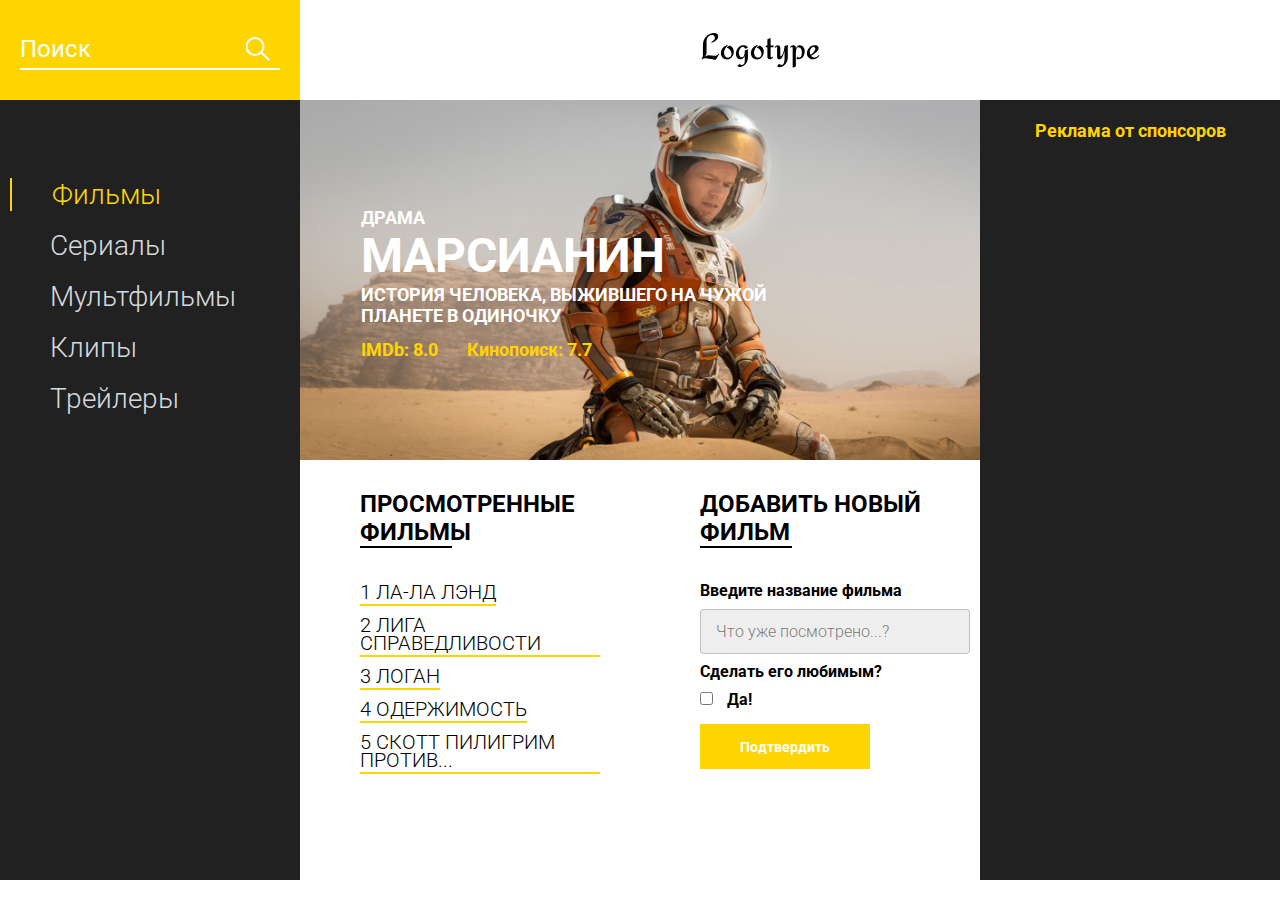
<file: дз по DOM/index.html>
<!DOCTYPE html>
<html lang="en">
<head>
    <meta charset="UTF-8">
    <meta name="viewport" content="width=device-width, initial-scale=1.0">
    <title>Movie DB</title>
    <link href="https://fonts.googleapis.com/css?family=Roboto:300,400,700&display=swap&subset=cyrillic-ext" rel="stylesheet">
    <link rel="stylesheet" href="css/style.min.css">
</head>
<body>
    <header class="header">
        <div class="header__search">
            <form action="#">
                <input type="text" placeholder="Поиск">
            </form>
        </div>
        <div class="header__logo">
            <img src="icons/Logotype.svg" alt="logo">
        </div>
    </header>
    <main class="promo">
        <div class="promo__menu">
            <nav class="promo__menu-list">
                <ul>
                    <li><a class="promo__menu-item promo__menu-item_active" href="#">Фильмы</a></li>
                    <li><a class="promo__menu-item" href="#">Сериалы</a></li>
                    <li><a class="promo__menu-item" href="#">Мультфильмы</a></li>
                    <li><a class="promo__menu-item" href="#">Клипы</a></li>
                    <li><a class="promo__menu-item" href="#">Трейлеры</a></li>
                </ul>
            </nav>
        </div>
        <div class="promo__content">
            <div id="bg" class="promo__bg">
                <div id="gen" class="promo__genre">КОМЕДИЯ</div>
                <div class="promo__title">МАРСИАНИН</div>
                <div class="promo__descr">ИСТОРИЯ ЧЕЛОВЕКА, ВЫЖИВШЕГО НА ЧУЖОЙ ПЛАНЕТЕ В ОДИНОЧКУ</div>
                <div class="promo__ratings">
                    <span>IMDb: 8.0</span>
                    <span>Кинопоиск: 7.7</span>
                </div>
            </div>
            <div class="promo__interactive">
                <div>
                    <div class="promo__interactive-title">ПРОСМОТРЕННЫЕ ФИЛЬМЫ</div>
                    <ul class="promo__interactive-list">
                        <li class="promo__interactive-item">ЛОГАН
                            <div class="delete"></div>
                        </li>
                        <li class="promo__interactive-item">ЛИГА СПРАВЕДЛИВОСТИ
                            <div class="delete"></div>
                        </li>
                        <li class="promo__interactive-item">ЛА-ЛА ЛЭНД
                            <div class="delete"></div>
                        </li>
                        <li class="promo__interactive-item">ОДЕРЖИМОСТЬ
                            <div class="delete"></div>
                        </li>
                        <li class="promo__interactive-item">СКОТТ ПИЛИГРИМ ПРОТИВ...
                            <div class="delete"></div>
                        </li>
                    </ul>
                </div>
                <div>
                    <form class="add">
                        <div class="promo__interactive-title">ДОБАВИТЬ НОВЫЙ ФИЛЬМ</div>
                        <span>Введите название фильма</span>
                        <input id = "input" class="adding__input" type="text" placeholder="Что уже посмотрено...?">
                        <span>Сделать его любимым?</span>
                        <input type="checkbox">
                        <span class="yes">Да!</span>
                        <button id="btn">Подтвердить</button>
                    </form>
                </div>
            </div>
        </div>
        <div class="promo__adv">
            <div class="promo__adv-title">Реклама от спонсоров</div>
            <img src="img/content_1.jpg" alt="some picture">
            <img src="img/content_2.jpg" alt="some picture">
            <img src="img/content_3.png" alt="some picture">
        </div>
    </main>

    <script src="js/script.js"></script>
</body>
</html>
</file>
<file: дз по DOM/css/style.min.css>
*{-webkit-box-sizing:border-box;box-sizing:border-box;margin:0;padding:0;font-family:'Roboto', sans-serif}.header{display:-webkit-box;display:-ms-flexbox;display:flex;height:100px}.header__search{display:-webkit-box;display:-ms-flexbox;display:flex;-webkit-box-pack:center;-ms-flex-pack:center;justify-content:center;-webkit-box-align:center;-ms-flex-align:center;align-items:center;height:100%;width:300px;background:#FFD500}.header__search form{position:relative;width:260px;height:30px}.header__search form input{width:100%;border:none;border-bottom:2px solid #fff;background-color:transparent;color:#fff;font-size:24px;line-height:28px;padding-bottom:5px;outline:none}.header__search form input::-webkit-input-placeholder{color:#fff}.header__search form input:-ms-input-placeholder{color:#fff}.header__search form input::-ms-input-placeholder{color:#fff}.header__search form input::placeholder{color:#fff}.header__search form:after{content:'';display:block;position:absolute;top:2px;right:10px;background:url("../icons/search.svg") center center/cover no-repeat;width:24px;height:24px}.header__logo{display:-webkit-box;display:-ms-flexbox;display:flex;-webkit-box-pack:center;-ms-flex-pack:center;justify-content:center;-webkit-box-align:center;-ms-flex-align:center;align-items:center;height:100%;width:calc(100% - 360px)}.promo{height:780px;display:-webkit-box;display:-ms-flexbox;display:flex}.promo__menu{width:300px;height:100%;background:#212121;padding:60px 0 0 10px}.promo__menu-item{display:block;font-size:28px;line-height:33px;color:#D6D9DC;text-decoration:none;font-weight:300;padding-left:40px;margin-top:18px}.promo__menu-item:hover{color:#FFD500}.promo__menu-item_active{border-left:2px solid  #FFD500;color:#FFD500}.promo__content{width:calc(100% - 600px)}.promo__bg{height:360px;background:url("../img/mars.webp") center center/cover no-repeat;background-position:top;padding:107px 0 0 61px}.promo__genre{font-weight:bold;font-size:18px;line-height:21px;color:#FFFFFF;text-transform:uppercase}.promo__title{font-weight:bold;font-size:48px;line-height:56px;color:#FFFFFF;text-transform:uppercase}.promo__descr{width:481px;font-weight:bold;font-size:18px;line-height:21px;color:#FFFFFF;text-transform:uppercase}.promo__ratings{margin-top:13px}.promo__ratings span{font-weight:bold;font-size:18px;line-height:21px;color:#FFD500;margin-right:25px}.promo__interactive{display:-webkit-box;display:-ms-flexbox;display:flex}.promo__interactive>div{width:50%;padding:30px 0 0 60px}.promo__interactive-title{display:inline-block;font-weight:bold;font-size:24px;line-height:28px;color:#000000}.promo__interactive-title:after{content:'';display:block;width:33%;height:2px;background-color:#000}.promo__interactive-list{list-style-type:none;margin-top:35px;display:-webkit-box;display:-ms-flexbox;display:flex;-webkit-box-orient:vertical;-webkit-box-direction:normal;-ms-flex-direction:column;flex-direction:column;-webkit-box-align:start;-ms-flex-align:start;align-items:flex-start}.promo__interactive-item{display:inline-block;position:relative;font-weight:300;font-size:20px;line-height:18px;color:#000000;margin-bottom:15px;padding-right:40px;text-transform:uppercase}.promo__interactive-item span{display:block;position:absolute;left:-30px;top:50%;-webkit-transform:translateY(-50%);transform:translateY(-50%);width:20px;height:20px;background:url("../icons/Star.svg") center center/cover no-repeat}.promo__interactive-item:before{content:'';position:absolute;bottom:-5px;display:block;width:calc(100% - 40px);height:2px;background-color:#FFD500}.promo__interactive-item:hover .delete{content:'';display:block;position:absolute;right:0px;top:50%;-webkit-transform:translateY(-50%);transform:translateY(-50%);width:20px;height:20px;background:url("../icons/trash.png") center center/cover no-repeat;cursor:pointer}.promo__interactive .add .promo__interactive-title{margin-bottom:25px}.promo__interactive .add span{display:block;margin:10px 0;font-weight:bold;font-size:16px;line-height:16px;color:#000000}.promo__interactive .add .yes{display:inline;margin-left:10px}.promo__interactive .add input[type="text"]{width:270px;height:45px;line-height:50px;font-size:16px;background:rgba(196,196,196,0.29);border:1px solid rgba(0,0,0,0.19);padding:0 15px;outline:none;border-radius:4px}.promo__interactive .add input[type="text"]::-webkit-input-placeholder{font-weight:300;font-size:16px;color:rgba(0,0,0,0.53)}.promo__interactive .add input[type="text"]:-ms-input-placeholder{font-weight:300;font-size:16px;color:rgba(0,0,0,0.53)}.promo__interactive .add input[type="text"]::-ms-input-placeholder{font-weight:300;font-size:16px;color:rgba(0,0,0,0.53)}.promo__interactive .add input[type="text"]::placeholder{font-weight:300;font-size:16px;color:rgba(0,0,0,0.53)}.promo__interactive .add button{display:block;margin-top:15px;width:170px;height:45px;background:#FFD500;font-weight:bold;font-size:14px;line-height:14px;color:#FFFFFF;border:none;outline:none;cursor:pointer}.promo__interactive .add button:active{-webkit-transform:scale(0.95);transform:scale(0.95)}.promo__adv{background:#212121;width:300px;height:100%}.promo__adv-title{font-weight:bold;font-size:18px;line-height:21px;color:#FFD500;margin:20px 0;text-align:center}.promo__adv img{width:100%;margin-bottom:10px}
/*# sourceMappingURL=style.min.css.map */
</file>
